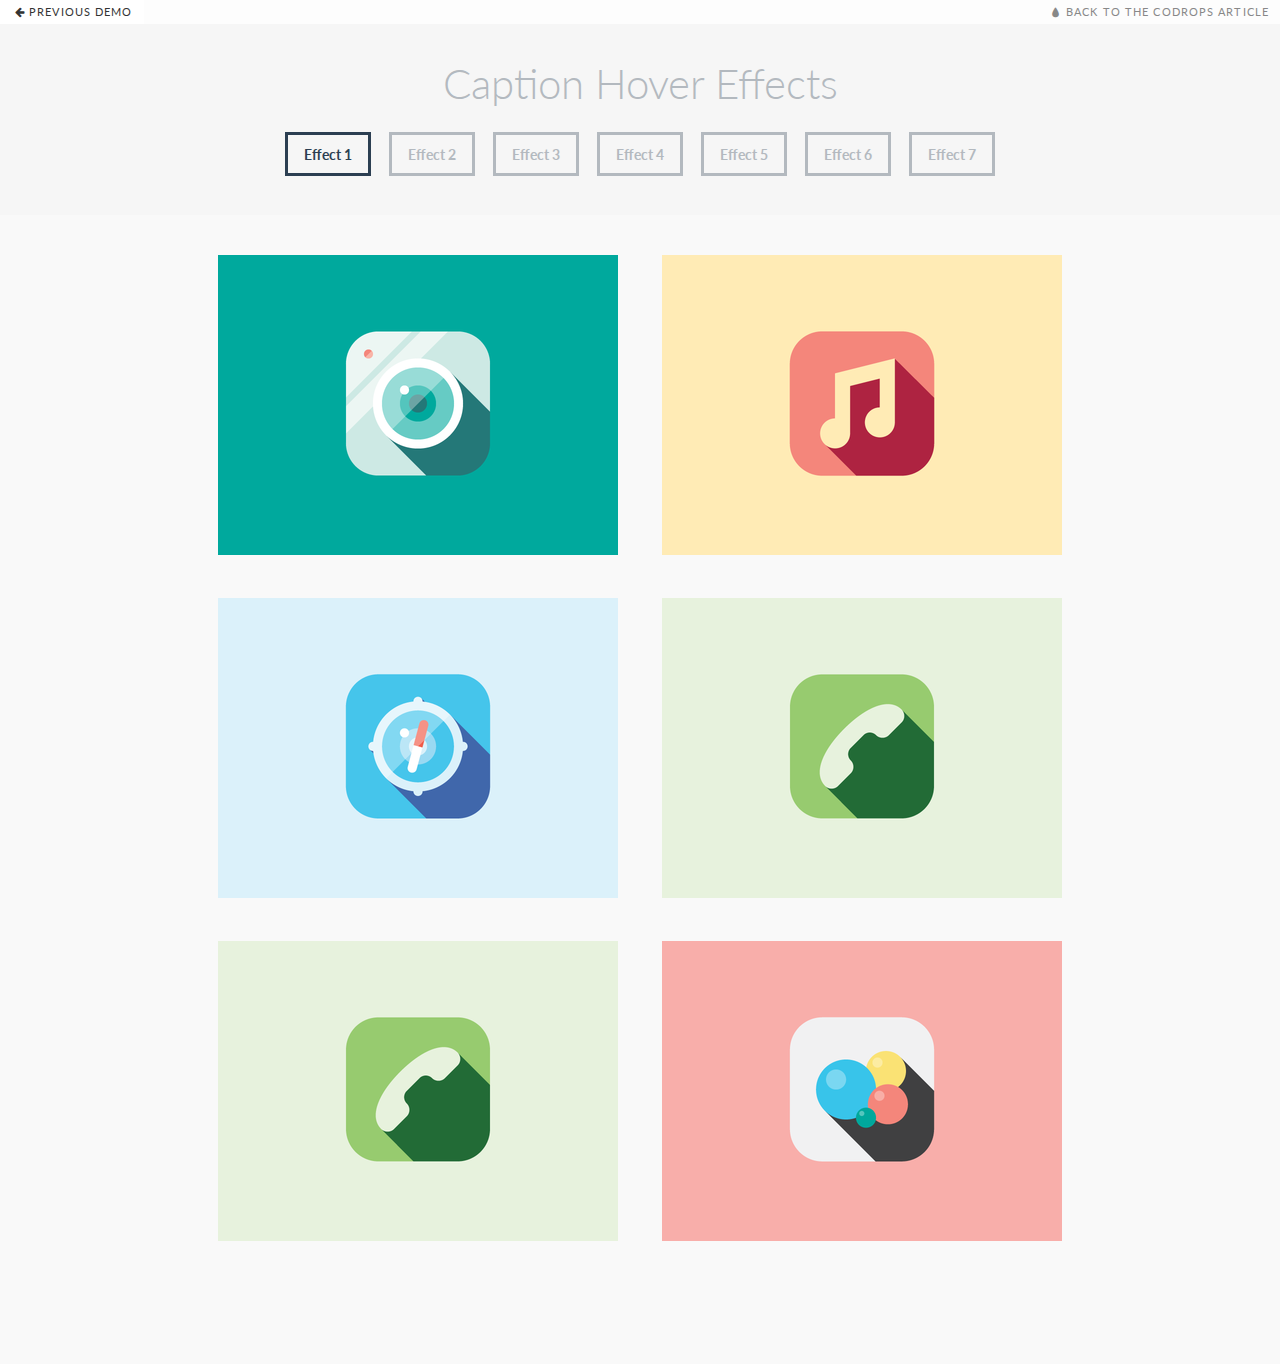
<file: index.html>
<!DOCTYPE html>
<html lang="en" class="no-js">
	<head>
		<meta charset="UTF-8" />
		<meta http-equiv="X-UA-Compatible" content="IE=edge,chrome=1"> 
		<meta name="viewport" content="width=device-width, initial-scale=1.0"> 
		<title>Caption Hover Effects - Demo 1</title>
		<meta name="description" content="" />
		<meta name="keywords" content="" />
		<meta name="author" content="Codrops" />
		<link rel="shortcut icon" href="../favicon.ico"> 
		<link rel="stylesheet" type="text/css" href="css/default.css" />
		<link rel="stylesheet" type="text/css" href="css/component.css" />
		<script src="js/modernizr.custom.js"></script>
	</head>
	<body>
		<div class="container demo-1">
			<!-- Top Navigation -->
			<div class="codrops-top clearfix">
				<a class="codrops-icon codrops-icon-prev" href="http://tympanus.net/Development/CreativeButtons/"><span>Previous Demo</span></a>
				<span class="right"><a class="codrops-icon codrops-icon-drop" href="http://tympanus.net/codrops/?p=15469"><span>Back to the Codrops Article</span></a></span>
			</div>
			<header>
				<h1>Caption Hover Effects</h1>	
				<nav class="codrops-demos">
					<a class="current-demo" href="index.html">Effect 1</a>
					<a href="index2.html">Effect 2</a>
					<a href="index3.html">Effect 3</a>
					<a href="index4.html">Effect 4</a>
					<a href="index5.html">Effect 5</a>
					<a href="index6.html">Effect 6</a>
					<a href="index7.html">Effect 7</a>
				</nav>
			</header>
			<ul class="grid cs-style-1">
				<li>
					<figure>
						<img src="images/1.png" alt="img01">
						<figcaption>
							<h3>Camera</h3>
							<span>Jacob Cummings</span>
							<a href="http://dribbble.com/shots/1115632-Camera">Take a look</a>
						</figcaption>
					</figure>
				</li>
				<li>
					<figure>
						<img src="images/2.png" alt="img02">
						<figcaption>
							<h3>Music</h3>
							<span>Jacob Cummings</span>
							<a href="http://dribbble.com/shots/1115960-Music">Take a look</a>
						</figcaption>
					</figure>
				</li>
				<li>
					<figure>
						<img src="images/4.png" alt="img04">
						<figcaption>
							<h3>Settings</h3>
							<span>Jacob Cummings</span>
							<a href="http://dribbble.com/shots/1116685-Settings">Take a look</a>
						</figcaption>
					</figure>
				</li>
				<li>
					<figure>
						<img src="images/5.png" alt="img05">
						<figcaption>
							<h3>Safari</h3>
							<span>Jacob Cummings</span>
							<a href="http://dribbble.com/shots/1116775-Safari">Take a look</a>
						</figcaption>
					</figure>
				</li>
				<li>
					<figure>
						<img src="images/3.png" alt="img03">
						<figcaption>
							<h3>Phone</h3>
							<span>Jacob Cummings</span>
							<a href="http://dribbble.com/shots/1117308-Phone">Take a look</a>
						</figcaption>
					</figure>
				</li>
				<li>
					<figure>
						<img src="images/6.png" alt="img06">
						<figcaption>
							<h3>Game Center</h3>
							<span>Jacob Cummings</span>
							<a href="http://dribbble.com/shots/1118904-Game-Center">Take a look</a>
						</figcaption>
					</figure>
				</li>
			</ul>
		</div><!-- /container -->
		<script src="js/toucheffects.js"></script>
	</body>
</html>
</file>
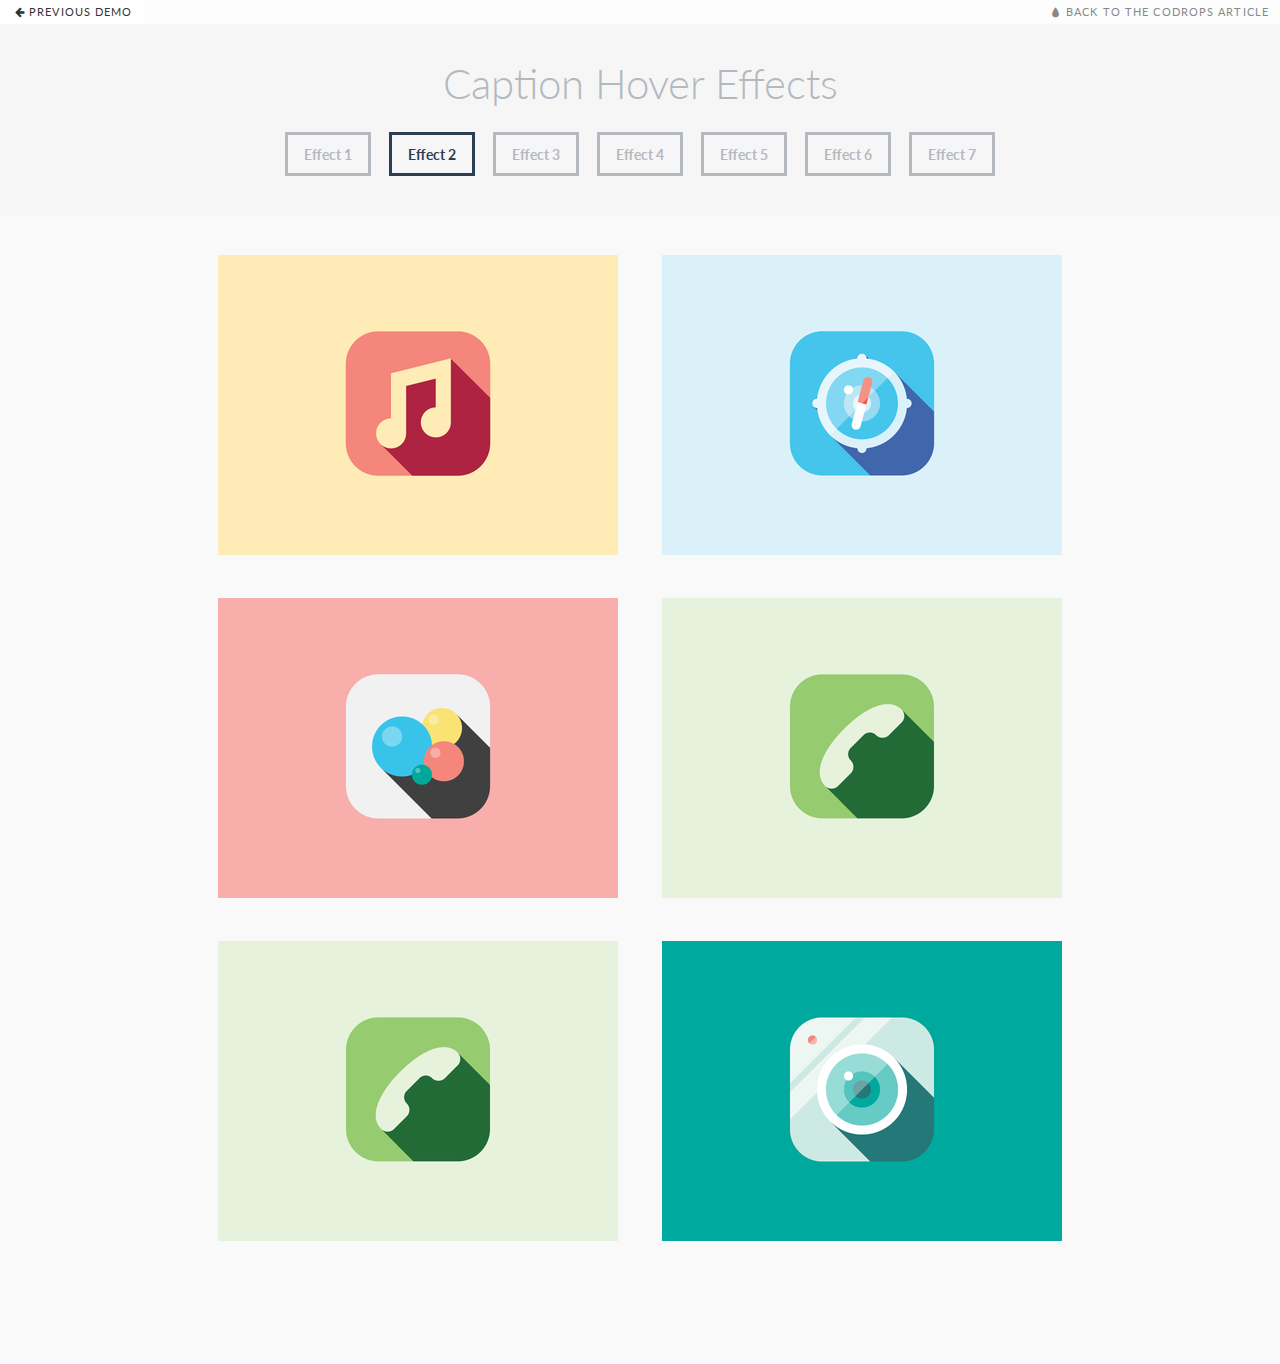
<file: index2.html>
<!DOCTYPE html>
<html lang="en" class="no-js">
	<head>
		<meta charset="UTF-8" />
		<meta http-equiv="X-UA-Compatible" content="IE=edge,chrome=1"> 
		<meta name="viewport" content="width=device-width, initial-scale=1.0"> 
		<title>Caption Hover Effects - Demo 2</title>
		<meta name="description" content="" />
		<meta name="keywords" content="" />
		<meta name="author" content="Codrops" />
		<link rel="shortcut icon" href="../favicon.ico"> 
		<link rel="stylesheet" type="text/css" href="css/default.css" />
		<link rel="stylesheet" type="text/css" href="css/component.css" />
		<script src="js/modernizr.custom.js"></script>
	</head>
	<body>
		<div class="container demo-2">
			<!-- Top Navigation -->
			<div class="codrops-top clearfix">
				<a class="codrops-icon codrops-icon-prev" href="http://tympanus.net/Development/CreativeButtons/"><span>Previous Demo</span></a>
				<span class="right"><a class="codrops-icon codrops-icon-drop" href="http://tympanus.net/codrops/?p=15469"><span>Back to the Codrops Article</span></a></span>
			</div>
			<header>
				<h1>Caption Hover Effects</h1>	
				<nav class="codrops-demos">
					<a href="index.html">Effect 1</a>
					<a class="current-demo" href="index2.html">Effect 2</a>
					<a href="index3.html">Effect 3</a>
					<a href="index4.html">Effect 4</a>
					<a href="index5.html">Effect 5</a>
					<a href="index6.html">Effect 6</a>
					<a href="index7.html">Effect 7</a>
				</nav>
			</header>
			<ul class="grid cs-style-2">
				<li>
					<figure>
						<img src="images/2.png" alt="img02">
						<figcaption>
							<h3>Music</h3>
							<span>Jacob Cummings</span>
							<a href="http://dribbble.com/shots/1115960-Music">Take a look</a>
						</figcaption>
					</figure>
				</li>
				<li>
					<figure>
						<img src="images/4.png" alt="img04">
						<figcaption>
							<h3>Settings</h3>
							<span>Jacob Cummings</span>
							<a href="http://dribbble.com/shots/1116685-Settings">Take a look</a>
						</figcaption>
					</figure>
				</li>
				<li>
					<figure>
						<img src="images/6.png" alt="img06">
						<figcaption>
							<h3>Game Center</h3>
							<span>Jacob Cummings</span>
							<a href="http://dribbble.com/shots/1118904-Game-Center">Take a look</a>
						</figcaption>
					</figure>
				</li>
				<li>
					<figure>
						<img src="images/5.png" alt="img05">
						<figcaption>
							<h3>Safari</h3>
							<span>Jacob Cummings</span>
							<a href="http://dribbble.com/shots/1116775-Safari">Take a look</a>
						</figcaption>
					</figure>
				</li>
				<li>
					<figure>
						<img src="images/3.png" alt="img03">
						<figcaption>
							<h3>Phone</h3>
							<span>Jacob Cummings</span>
							<a href="http://dribbble.com/shots/1117308-Phone">Take a look</a>
						</figcaption>
					</figure>
				</li>
				<li>
					<figure>
						<img src="images/1.png" alt="img01">
						<figcaption>
							<h3>Camera</h3>
							<span>Jacob Cummings</span>
							<a href="http://dribbble.com/shots/1115632-Camera">Take a look</a>
						</figcaption>
					</figure>
				</li>
			</ul>
		</div><!-- /container -->
		<script src="js/toucheffects.js"></script>
	</body>
</html>
</file>
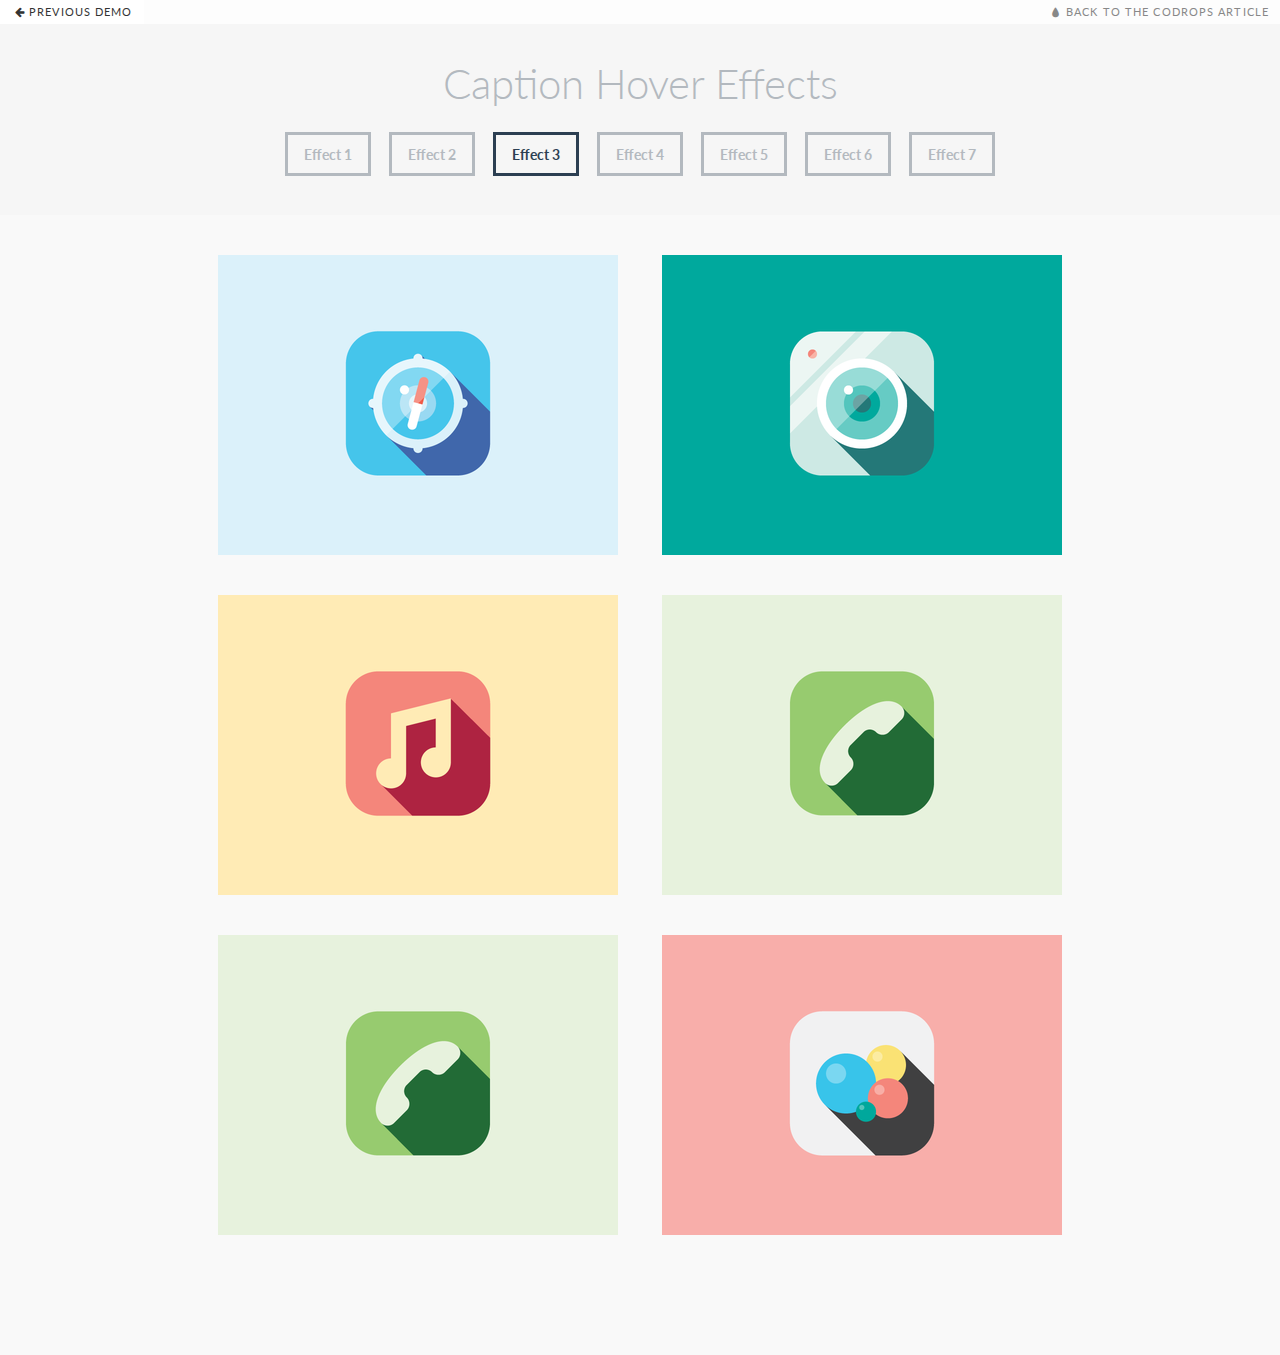
<file: index3.html>
<!DOCTYPE html>
<html lang="en" class="no-js">
	<head>
		<meta charset="UTF-8" />
		<meta http-equiv="X-UA-Compatible" content="IE=edge,chrome=1"> 
		<meta name="viewport" content="width=device-width, initial-scale=1.0"> 
		<title>Caption Hover Effects - Demo 3</title>
		<meta name="description" content="" />
		<meta name="keywords" content="" />
		<meta name="author" content="Codrops" />
		<link rel="shortcut icon" href="../favicon.ico"> 
		<link rel="stylesheet" type="text/css" href="css/default.css" />
		<link rel="stylesheet" type="text/css" href="css/component.css" />
		<script src="js/modernizr.custom.js"></script>
	</head>
	<body>
		<div class="container demo-3">
			<!-- Top Navigation -->
			<div class="codrops-top clearfix">
				<a class="codrops-icon codrops-icon-prev" href="http://tympanus.net/Development/CreativeButtons/"><span>Previous Demo</span></a>
				<span class="right"><a class="codrops-icon codrops-icon-drop" href="http://tympanus.net/codrops/?p=15469"><span>Back to the Codrops Article</span></a></span>
			</div>
			<header>
				<h1>Caption Hover Effects</h1>	
				<nav class="codrops-demos">
					<a href="index.html">Effect 1</a>
					<a href="index2.html">Effect 2</a>
					<a class="current-demo" href="index3.html">Effect 3</a>
					<a href="index4.html">Effect 4</a>
					<a href="index5.html">Effect 5</a>
					<a href="index6.html">Effect 6</a>
					<a href="index7.html">Effect 7</a>
				</nav>
			</header>
			<ul class="grid cs-style-3">
				<li>
					<figure>
						<img src="images/4.png" alt="img04">
						<figcaption>
							<h3>Settings</h3>
							<span>Jacob Cummings</span>
							<a href="http://dribbble.com/shots/1116685-Settings">Take a look</a>
						</figcaption>
					</figure>
				</li>
				<li>
					<figure>
						<img src="images/1.png" alt="img01">
						<figcaption>
							<h3>Camera</h3>
							<span>Jacob Cummings</span>
							<a href="http://dribbble.com/shots/1115632-Camera">Take a look</a>
						</figcaption>
					</figure>
				</li>
				<li>
					<figure>
						<img src="images/2.png" alt="img02">
						<figcaption>
							<h3>Music</h3>
							<span>Jacob Cummings</span>
							<a href="http://dribbble.com/shots/1115960-Music">Take a look</a>
						</figcaption>
					</figure>
				</li>
				<li>
					<figure>
						<img src="images/5.png" alt="img05">
						<figcaption>
							<h3>Safari</h3>
							<span>Jacob Cummings</span>
							<a href="http://dribbble.com/shots/1116775-Safari">Take a look</a>
						</figcaption>
					</figure>
				</li>
				<li>
					<figure>
						<img src="images/3.png" alt="img03">
						<figcaption>
							<h3>Phone</h3>
							<span>Jacob Cummings</span>
							<a href="http://dribbble.com/shots/1117308-Phone">Take a look</a>
						</figcaption>
					</figure>
				</li>
				<li>
					<figure>
						<img src="images/6.png" alt="img06">
						<figcaption>
							<h3>Game Center</h3>
							<span>Jacob Cummings</span>
							<a href="http://dribbble.com/shots/1118904-Game-Center">Take a look</a>
						</figcaption>
					</figure>
				</li>
			</ul>
		</div><!-- /container -->
		<script src="js/toucheffects.js"></script>
	</body>
</html>
</file>
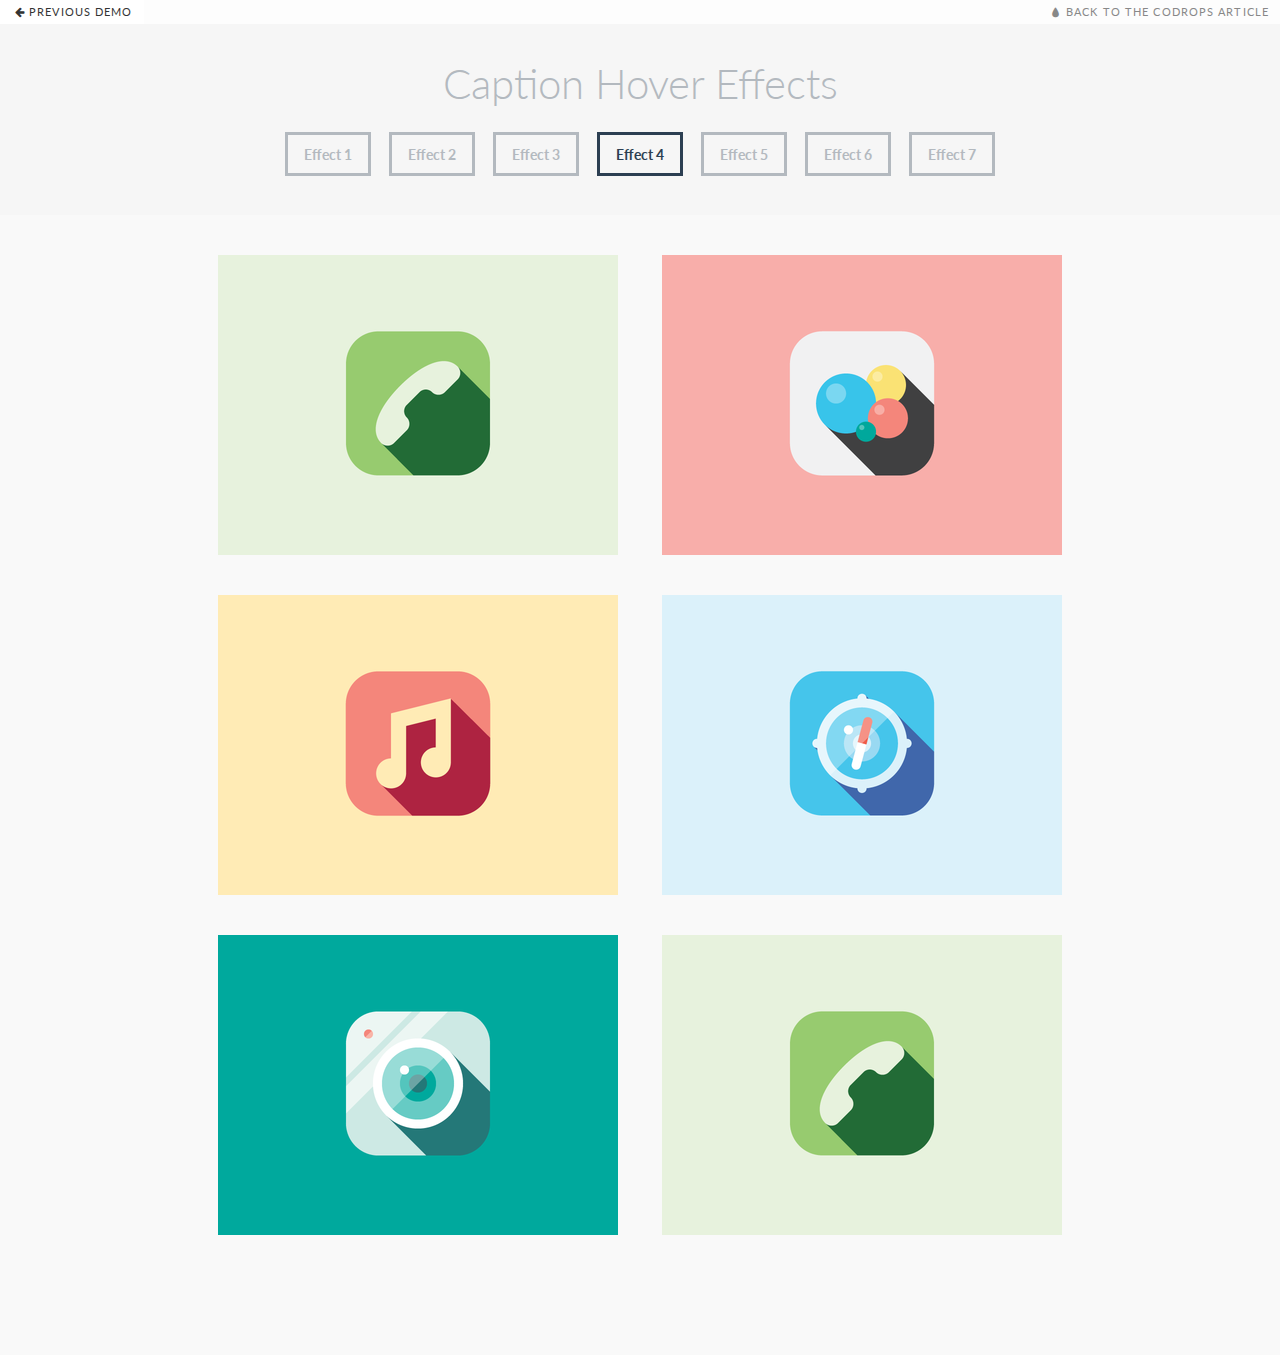
<file: index4.html>
<!DOCTYPE html>
<html lang="en" class="no-js">
	<head>
		<meta charset="UTF-8" />
		<meta http-equiv="X-UA-Compatible" content="IE=edge,chrome=1"> 
		<meta name="viewport" content="width=device-width, initial-scale=1.0"> 
		<title>Caption Hover Effects - Demo 4</title>
		<meta name="description" content="" />
		<meta name="keywords" content="" />
		<meta name="author" content="Codrops" />
		<link rel="shortcut icon" href="../favicon.ico"> 
		<link rel="stylesheet" type="text/css" href="css/default.css" />
		<link rel="stylesheet" type="text/css" href="css/component.css" />
		<script src="js/modernizr.custom.js"></script>
	</head>
	<body>
		<div class="container demo-3">
			<!-- Top Navigation -->
			<div class="codrops-top clearfix">
				<a class="codrops-icon codrops-icon-prev" href="http://tympanus.net/Development/CreativeButtons/"><span>Previous Demo</span></a>
				<span class="right"><a class="codrops-icon codrops-icon-drop" href="http://tympanus.net/codrops/?p=15469"><span>Back to the Codrops Article</span></a></span>
			</div>
			<header>
				<h1>Caption Hover Effects</h1>	
				<nav class="codrops-demos">
					<a href="index.html">Effect 1</a>
					<a href="index2.html">Effect 2</a>
					<a href="index3.html">Effect 3</a>
					<a class="current-demo" href="index4.html">Effect 4</a>
					<a href="index5.html">Effect 5</a>
					<a href="index6.html">Effect 6</a>
					<a href="index7.html">Effect 7</a>
				</nav>
			</header>
			<ul class="grid cs-style-4">
				<li>
					<figure>
						<div><img src="images/5.png" alt="img05"></div>
						<figcaption>
							<h3>Safari</h3>
							<span>Jacob Cummings</span>
							<a href="http://dribbble.com/shots/1116775-Safari">Take a look</a>
						</figcaption>
					</figure>
				</li>
				<li>
					<figure>
						<div><img src="images/6.png" alt="img06"></div>
						<figcaption>
							<h3>Game Center</h3>
							<span>Jacob Cummings</span>
							<a href="http://dribbble.com/shots/1118904-Game-Center">Take a look</a>
						</figcaption>
					</figure>
				</li>
				<li>
					<figure>
						<div><img src="images/2.png" alt="img02"></div>
						<figcaption>
							<h3>Music</h3>
							<span>Jacob Cummings</span>
							<a href="http://dribbble.com/shots/1115960-Music">Take a look</a>
						</figcaption>
					</figure>
				</li>
				<li>
					<figure>
						<div><img src="images/4.png" alt="img04"></div>
						<figcaption>
							<h3>Settings</h3>
							<span>Jacob Cummings</span>
							<a href="http://dribbble.com/shots/1116685-Settings">Take a look</a>
						</figcaption>
					</figure>
				</li>
				<li>
					<figure>
						<div><img src="images/1.png" alt="img01"></div>
						<figcaption>
							<h3>Camera</h3>
							<span>Jacob Cummings</span>
							<a href="http://dribbble.com/shots/1115632-Camera">Take a look</a>
						</figcaption>
					</figure>
				</li>
				<li>
					<figure>
						<div><img src="images/3.png" alt="img03"></div>
						<figcaption>
							<h3>Phone</h3>
							<span>Jacob Cummings</span>
							<a href="http://dribbble.com/shots/1117308-Phone">Take a look</a>
						</figcaption>
					</figure>
				</li>
			</ul>
		</div><!-- /container -->
		<script src="js/toucheffects.js"></script>
	</body>
</html>
</file>
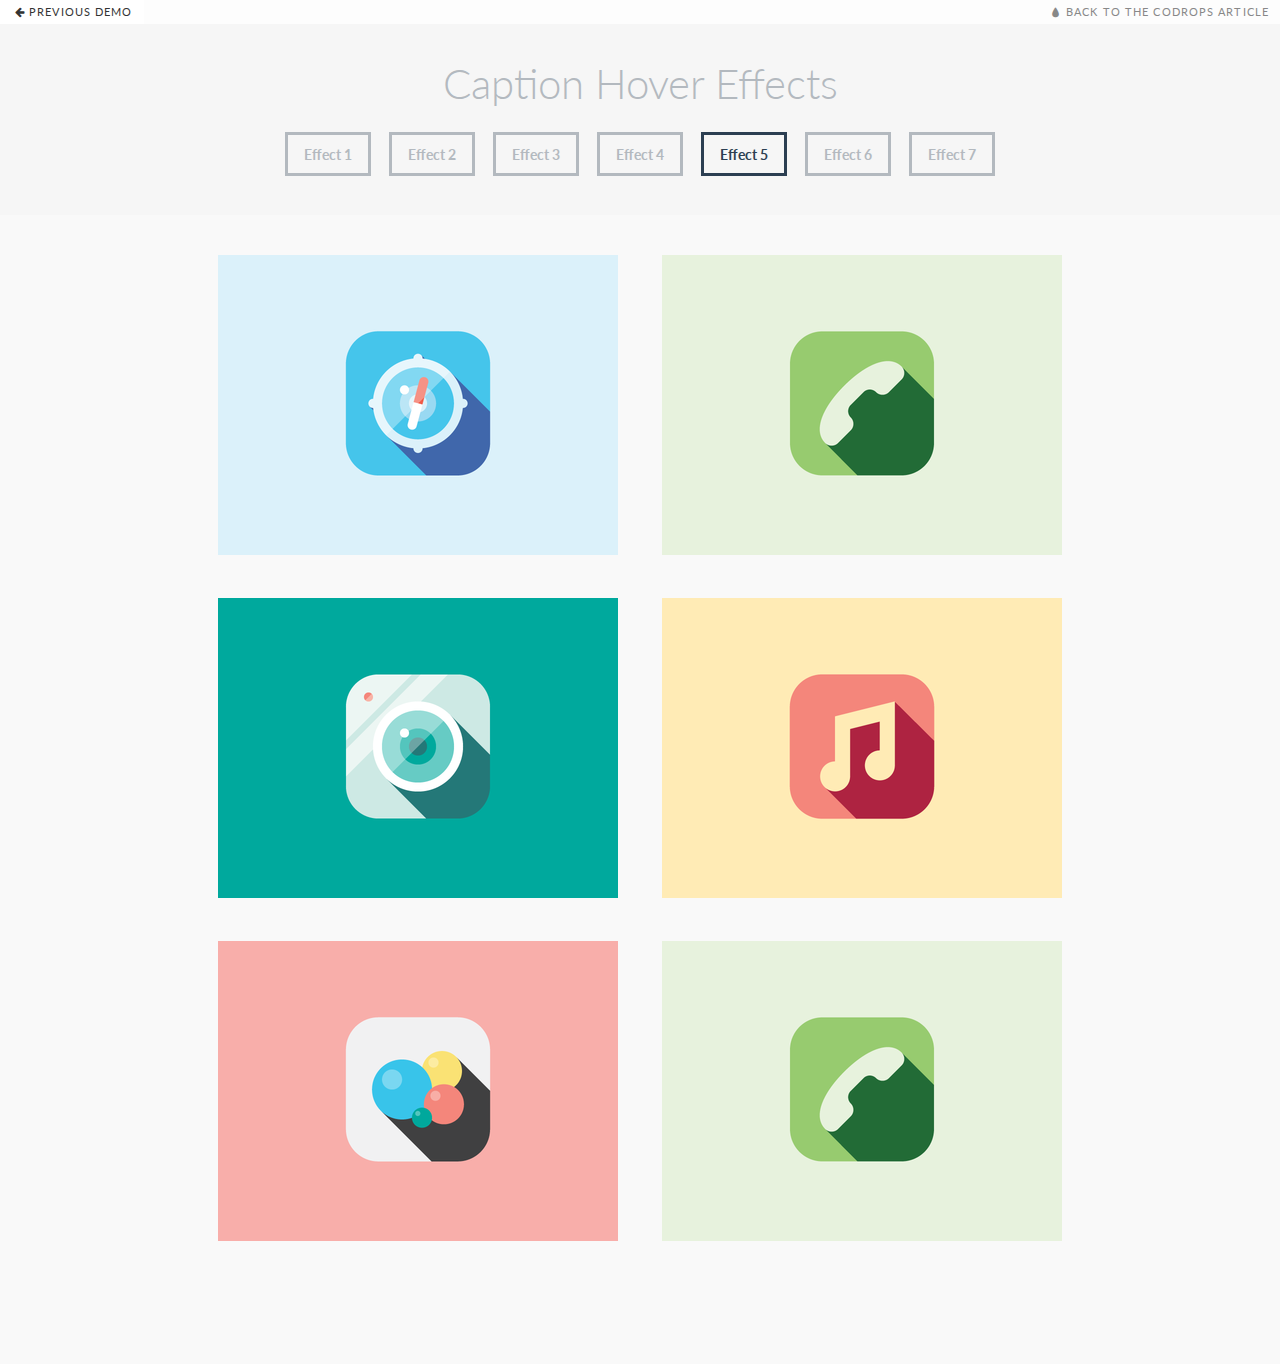
<file: index5.html>
<!DOCTYPE html>
<html lang="en" class="no-js">
	<head>
		<meta charset="UTF-8" />
		<meta http-equiv="X-UA-Compatible" content="IE=edge,chrome=1"> 
		<meta name="viewport" content="width=device-width, initial-scale=1.0"> 
		<title>Caption Hover Effects - Demo 5</title>
		<meta name="description" content="" />
		<meta name="keywords" content="" />
		<meta name="author" content="Codrops" />
		<link rel="shortcut icon" href="../favicon.ico"> 
		<link rel="stylesheet" type="text/css" href="css/default.css" />
		<link rel="stylesheet" type="text/css" href="css/component.css" />
		<script src="js/modernizr.custom.js"></script>
	</head>
	<body>
		<div class="container demo-3">
			<!-- Top Navigation -->
			<div class="codrops-top clearfix">
				<a class="codrops-icon codrops-icon-prev" href="http://tympanus.net/Development/CreativeButtons/"><span>Previous Demo</span></a>
				<span class="right"><a class="codrops-icon codrops-icon-drop" href="http://tympanus.net/codrops/?p=15469"><span>Back to the Codrops Article</span></a></span>
			</div>
			<header>
				<h1>Caption Hover Effects</h1>	
				<nav class="codrops-demos">
					<a href="index.html">Effect 1</a>
					<a href="index2.html">Effect 2</a>
					<a href="index3.html">Effect 3</a>
					<a href="index4.html">Effect 4</a>
					<a class="current-demo" href="index5.html">Effect 5</a>
					<a href="index6.html">Effect 6</a>
					<a href="index7.html">Effect 7</a>
				</nav>
			</header>
			<ul class="grid cs-style-5">
				<li>
					<figure>
						<img src="images/4.png" alt="img04">
						<figcaption>
							<h3>Settings</h3>
							<span>Jacob Cummings</span>
							<a href="http://dribbble.com/shots/1116685-Settings">Take a look</a>
						</figcaption>
					</figure>
				</li>
				<li>
					<figure>
						<img src="images/5.png" alt="img05">
						<figcaption>
							<h3>Safari</h3>
							<span>Jacob Cummings</span>
							<a href="http://dribbble.com/shots/1116775-Safari">Take a look</a>
						</figcaption>
					</figure>
				</li>
				<li>
					<figure>
						<img src="images/1.png" alt="img01">
						<figcaption>
							<h3>Camera</h3>
							<span>Jacob Cummings</span>
							<a href="http://dribbble.com/shots/1115632-Camera">Take a look</a>
						</figcaption>
					</figure>
				</li>
				<li>
					<figure>
						<img src="images/2.png" alt="img02">
						<figcaption>
							<h3>Music</h3>
							<span>Jacob Cummings</span>
							<a href="http://dribbble.com/shots/1115960-Music">Take a look</a>
						</figcaption>
					</figure>
				</li>
				<li>
					<figure>
						<img src="images/6.png" alt="img06">
						<figcaption>
							<h3>Game Center</h3>
							<span>Jacob Cummings</span>
							<a href="http://dribbble.com/shots/1118904-Game-Center">Take a look</a>
						</figcaption>
					</figure>
				</li>
				<li>
					<figure>
						<img src="images/3.png" alt="img03">
						<figcaption>
							<h3>Phone</h3>
							<span>Jacob Cummings</span>
							<a href="http://dribbble.com/shots/1117308-Phone">Take a look</a>
						</figcaption>
					</figure>
				</li>
			</ul>
		</div><!-- /container -->
		<script src="js/toucheffects.js"></script>
	</body>
</html>
</file>
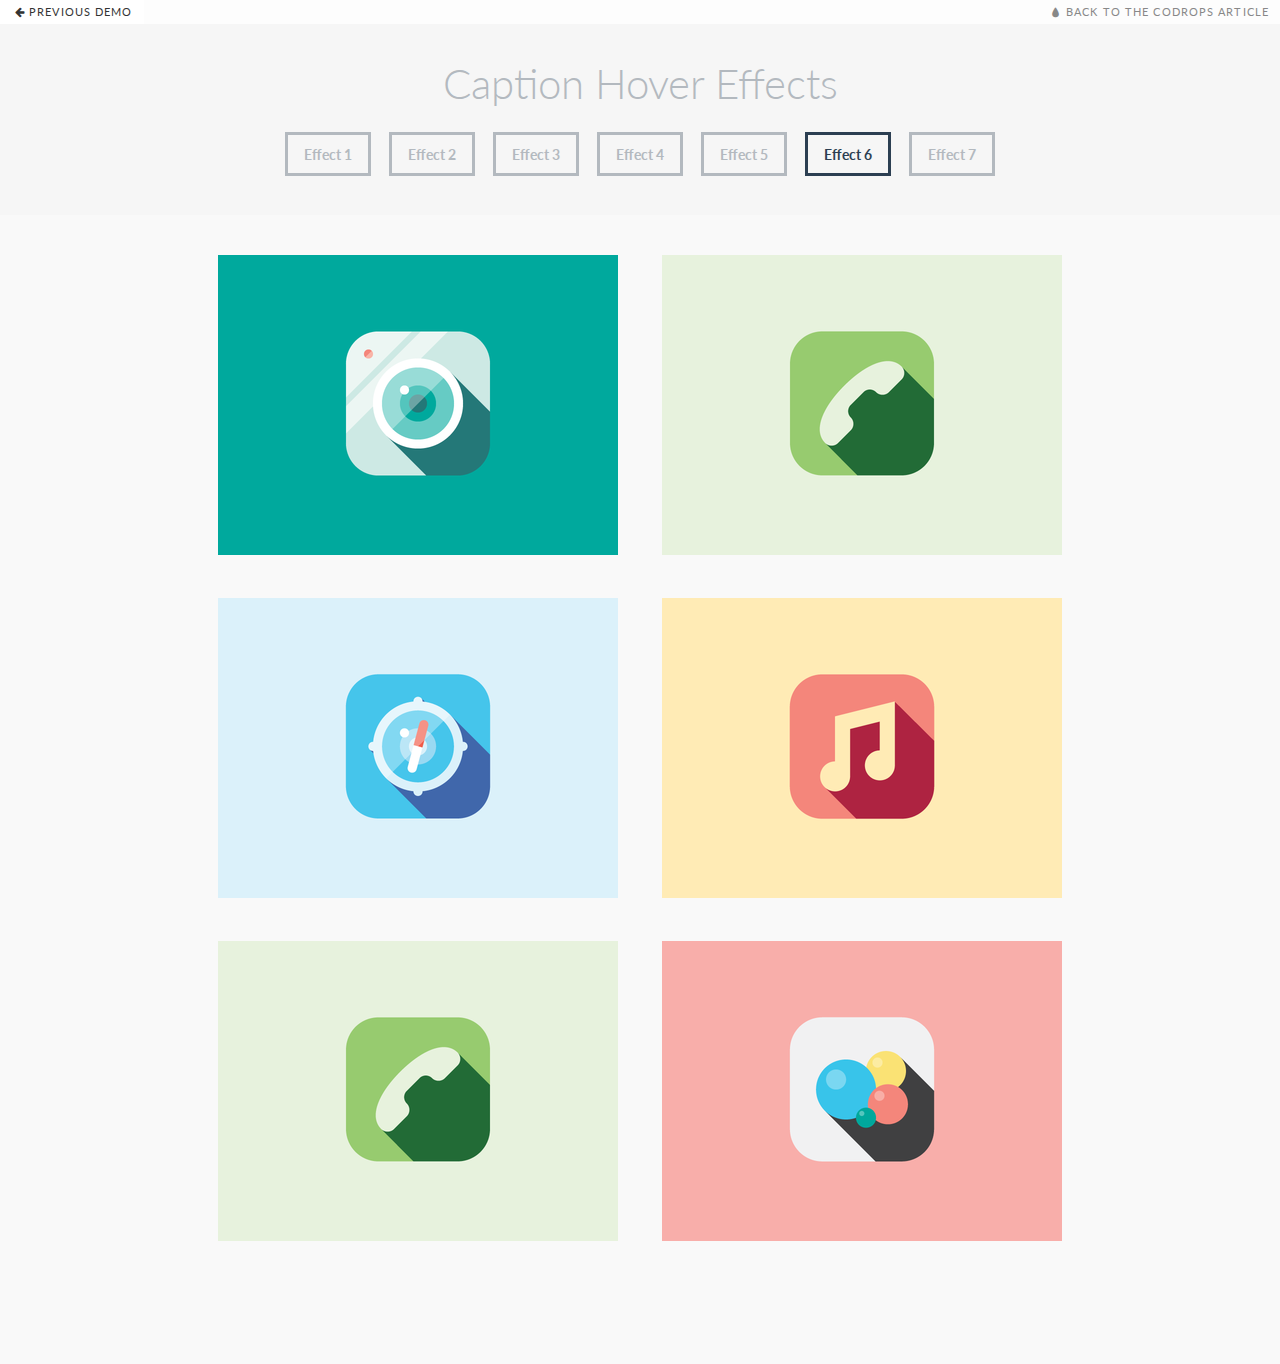
<file: index6.html>
<!DOCTYPE html>
<html lang="en" class="no-js">
	<head>
		<meta charset="UTF-8" />
		<meta http-equiv="X-UA-Compatible" content="IE=edge,chrome=1"> 
		<meta name="viewport" content="width=device-width, initial-scale=1.0"> 
		<title>Caption Hover Effects - Demo 6</title>
		<meta name="description" content="" />
		<meta name="keywords" content="" />
		<meta name="author" content="Codrops" />
		<link rel="shortcut icon" href="../favicon.ico"> 
		<link rel="stylesheet" type="text/css" href="css/default.css" />
		<link rel="stylesheet" type="text/css" href="css/component.css" />
		<script src="js/modernizr.custom.js"></script>
	</head>
	<body>
		<div class="container demo-3">
			<!-- Top Navigation -->
			<div class="codrops-top clearfix">
				<a class="codrops-icon codrops-icon-prev" href="http://tympanus.net/Development/CreativeButtons/"><span>Previous Demo</span></a>
				<span class="right"><a class="codrops-icon codrops-icon-drop" href="http://tympanus.net/codrops/?p=15469"><span>Back to the Codrops Article</span></a></span>
			</div>
			<header>
				<h1>Caption Hover Effects</h1>	
				<nav class="codrops-demos">
					<a href="index.html">Effect 1</a>
					<a href="index2.html">Effect 2</a>
					<a href="index3.html">Effect 3</a>
					<a href="index4.html">Effect 4</a>
					<a href="index5.html">Effect 5</a>
					<a class="current-demo" href="index6.html">Effect 6</a>
					<a href="index7.html">Effect 7</a>
				</nav>
			</header>
			<ul class="grid cs-style-6">
				<li>
					<figure>
						<img src="images/1.png" alt="img01">
						<figcaption>
							<h3>Camera</h3>
							<span>Jacob Cummings</span>
							<a href="http://dribbble.com/shots/1115632-Camera">Take a look</a>
						</figcaption>
					</figure>
				</li>
				<li>
					<figure>
						<img src="images/3.png" alt="img03">
						<figcaption>
							<h3>Phone</h3>
							<span>Jacob Cummings</span>
							<a href="http://dribbble.com/shots/1117308-Phone">Take a look</a>
						</figcaption>
					</figure>
				</li>
				<li>
					<figure>
						<img src="images/4.png" alt="img04">
						<figcaption>
							<h3>Settings</h3>
							<span>Jacob Cummings</span>
							<a href="http://dribbble.com/shots/1116685-Settings">Take a look</a>
						</figcaption>
					</figure>
				</li>
				<li>
					<figure>
						<img src="images/2.png" alt="img02">
						<figcaption>
							<h3>Music</h3>
							<span>Jacob Cummings</span>
							<a href="http://dribbble.com/shots/1115960-Music">Take a look</a>
						</figcaption>
					</figure>
				</li>
				<li>
					<figure>
						<img src="images/5.png" alt="img05">
						<figcaption>
							<h3>Safari</h3>
							<span>Jacob Cummings</span>
							<a href="http://dribbble.com/shots/1116775-Safari">Take a look</a>
						</figcaption>
					</figure>
				</li>
				<li>
					<figure>
						<img src="images/6.png" alt="img06">
						<figcaption>
							<h3>Game Center</h3>
							<span>Jacob Cummings</span>
							<a href="http://dribbble.com/shots/1118904-Game-Center">Take a look</a>
						</figcaption>
					</figure>
				</li>
			</ul>
		</div><!-- /container -->
		<script src="js/toucheffects.js"></script>
	</body>
</html>
</file>
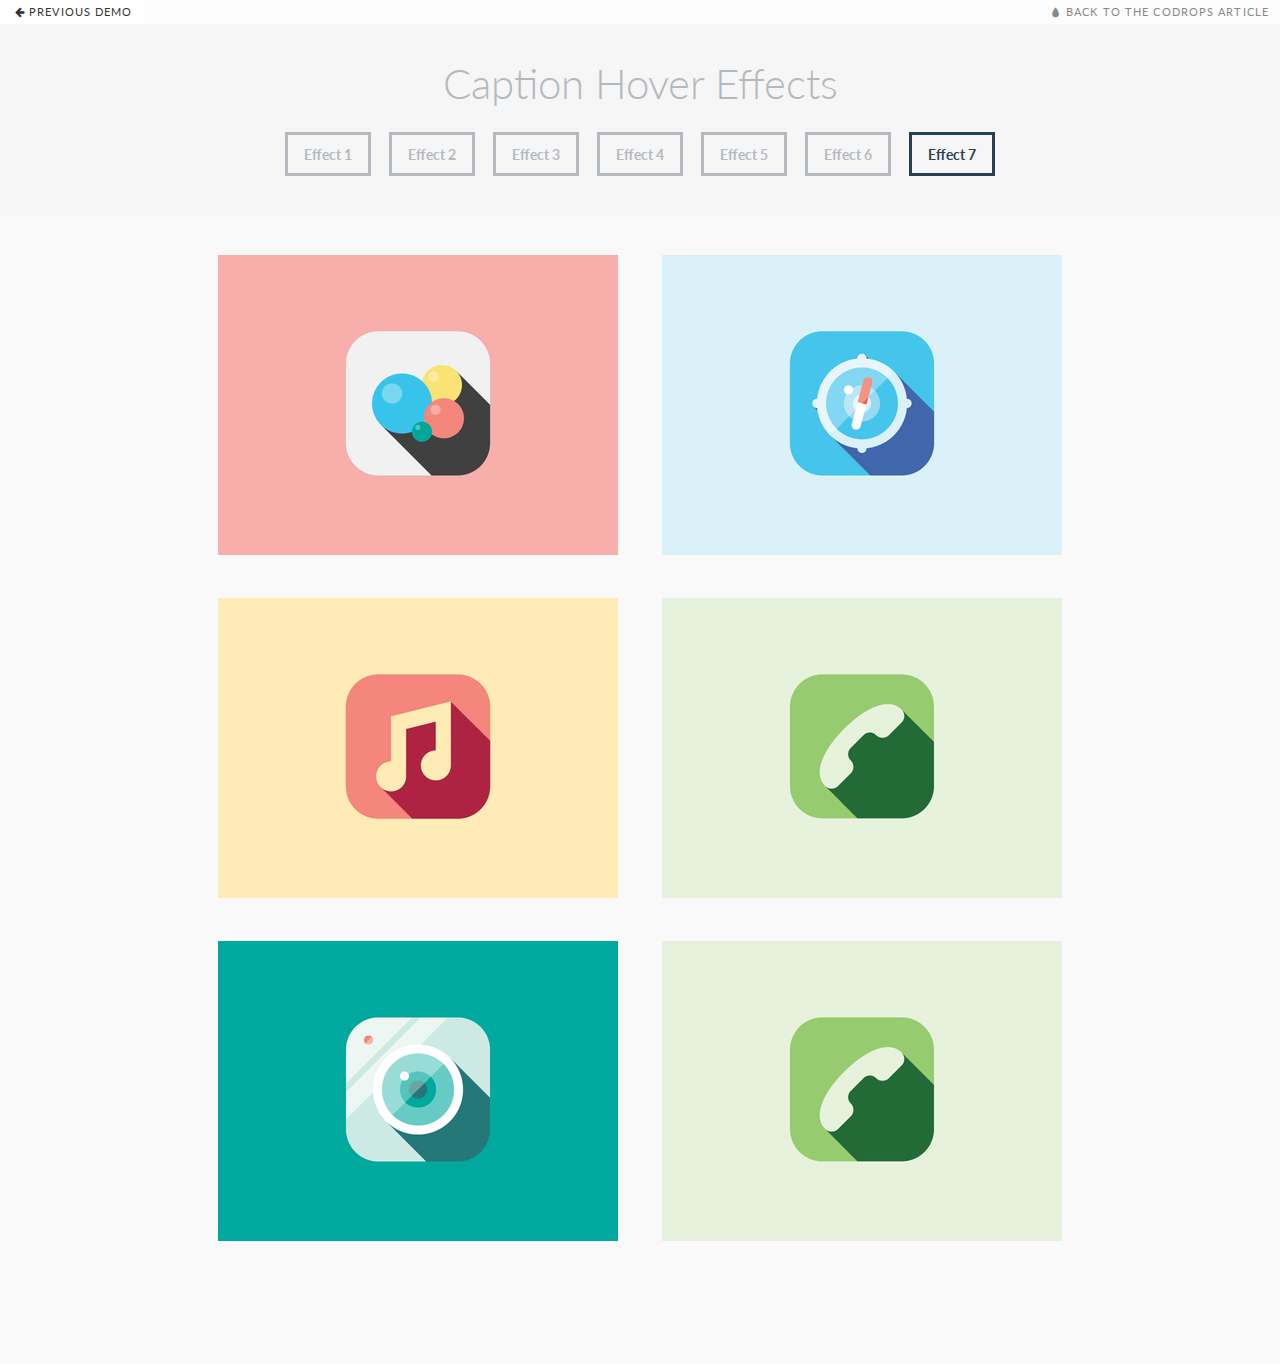
<file: index7.html>
<!DOCTYPE html>
<html lang="en" class="no-js">
	<head>
		<meta charset="UTF-8" />
		<meta http-equiv="X-UA-Compatible" content="IE=edge,chrome=1"> 
		<meta name="viewport" content="width=device-width, initial-scale=1.0"> 
		<title>Caption Hover Effects - Demo 7</title>
		<meta name="description" content="" />
		<meta name="keywords" content="" />
		<meta name="author" content="Codrops" />
		<link rel="shortcut icon" href="../favicon.ico"> 
		<link rel="stylesheet" type="text/css" href="css/default.css" />
		<link rel="stylesheet" type="text/css" href="css/component.css" />
		<script src="js/modernizr.custom.js"></script>
	</head>
	<body>
		<div class="container demo-7">
			<!-- Top Navigation -->
			<div class="codrops-top clearfix">
				<a class="codrops-icon codrops-icon-prev" href="http://tympanus.net/Development/CreativeButtons/"><span>Previous Demo</span></a>
				<span class="right"><a class="codrops-icon codrops-icon-drop" href="http://tympanus.net/codrops/?p=15469"><span>Back to the Codrops Article</span></a></span>
			</div>
			<header>
				<h1>Caption Hover Effects</h1>	
				<nav class="codrops-demos">
					<a href="index.html">Effect 1</a>
					<a href="index2.html">Effect 2</a>
					<a href="index3.html">Effect 3</a>
					<a href="index4.html">Effect 4</a>
					<a href="index5.html">Effect 5</a>
					<a href="index6.html">Effect 6</a>
					<a class="current-demo" href="index7.html">Effect 7</a>
				</nav>
			</header>
			<ul class="grid cs-style-7">
				<li>
					<figure>
						<img src="images/6.png" alt="img06">
						<figcaption>
							<h3>Game Center</h3>
							<span>Jacob Cummings</span>
							<a href="http://dribbble.com/shots/1118904-Game-Center">Take a look</a>
						</figcaption>
					</figure>
				</li>
				<li>
					<figure>
						<img src="images/4.png" alt="img04">
						<figcaption>
							<h3>Settings</h3>
							<span>Jacob Cummings</span>
							<a href="http://dribbble.com/shots/1116685-Settings">Take a look</a>
						</figcaption>
					</figure>
				</li>
				<li>
					<figure>
						<img src="images/2.png" alt="img02">
						<figcaption>
							<h3>Music</h3>
							<span>Jacob Cummings</span>
							<a href="http://dribbble.com/shots/1115960-Music">Take a look</a>
						</figcaption>
					</figure>
				</li>
				<li>
					<figure>
						<img src="images/5.png" alt="img05">
						<figcaption>
							<h3>Safari</h3>
							<span>Jacob Cummings</span>
							<a href="http://dribbble.com/shots/1116775-Safari">Take a look</a>
						</figcaption>
					</figure>
				</li>
				<li>
					<figure>
						<img src="images/1.png" alt="img01">
						<figcaption>
							<h3>Camera</h3>
							<span>Jacob Cummings</span>
							<a href="http://dribbble.com/shots/1115632-Camera">Take a look</a>
						</figcaption>
					</figure>
				</li>
				<li>
					<figure>
						<img src="images/3.png" alt="img03">
						<figcaption>
							<h3>Phone</h3>
							<span>Jacob Cummings</span>
							<a href="http://dribbble.com/shots/1117308-Phone">Take a look</a>
						</figcaption>
					</figure>
				</li>
			</ul>
		</div><!-- /container -->
		<script src="js/toucheffects.js"></script>
	</body>
</html>
</file>
<file: css/default.css>
/* General Demo Style */
@import url(http://fonts.googleapis.com/css?family=Lato:300,400,700);

@font-face {
	font-family: 'codropsicons';
	src:url('../fonts/codropsicons/codropsicons.eot');
	src:url('../fonts/codropsicons/codropsicons.eot?#iefix') format('embedded-opentype'),
		url('../fonts/codropsicons/codropsicons.woff') format('woff'),
		url('../fonts/codropsicons/codropsicons.ttf') format('truetype'),
		url('../fonts/codropsicons/codropsicons.svg#codropsicons') format('svg');
	font-weight: normal;
	font-style: normal;
}

*, *:after, *:before { -webkit-box-sizing: border-box; -moz-box-sizing: border-box; box-sizing: border-box; }
body, html { font-size: 100%; padding: 0; margin: 0;}

/* Clearfix hack by Nicolas Gallagher: http://nicolasgallagher.com/micro-clearfix-hack/ */
.clearfix:before, .clearfix:after { content: " "; display: table; }
.clearfix:after { clear: both; }

body {
	font-family: 'Lato', Calibri, Arial, sans-serif;
	color: #b3b9bf;
	background: #f9f9f9;
}

a {
	color: #888;
	text-decoration: none;
}

a:hover,
a:active {
	color: #333;
}

/* Header Style */
.container > header {
	margin: 0 auto;
	padding: 2em;
	text-align: center;
	background: rgba(0,0,0,0.01);
}

.container > header h1 {
	font-size: 2.625em;
	line-height: 1.3;
	margin: 0;
	font-weight: 300;
}

/* To Navigation Style */
.codrops-top {
	background: #fff;
	background: rgba(255, 255, 255, 0.6);
	text-transform: uppercase;
	width: 100%;
	font-size: 0.69em;
	line-height: 2.2;
}

.codrops-top a {
	padding: 0 1em;
	letter-spacing: 0.1em;
	color: #888;
	display: inline-block;
}

.codrops-top a:hover {
	background: rgba(255,255,255,0.95);
	color: #333;
}

.codrops-top span.right {
	float: right;
}

.codrops-top span.right a {
	float: left;
	display: block;
}

.codrops-icon:before {
	font-family: 'codropsicons';
	margin: 0 4px;
	speak: none;
	font-style: normal;
	font-weight: normal;
	font-variant: normal;
	text-transform: none;
	line-height: 1;
	-webkit-font-smoothing: antialiased;
}

.codrops-icon-drop:before {
	content: "\e001";
}

.codrops-icon-prev:before {
	content: "\e004";
}

.codrops-icon-archive:before {
	content: "\e002";
}

.codrops-icon-next:before {
	content: "\e000";
}

.codrops-icon-about:before {
	content: "\e003";
}

/* Demo Buttons Style */
.codrops-demos {
	padding-top: 1em;
	font-size: 0.9em;
}

.codrops-demos a {
	display: inline-block;
	margin: 0.5em;
	padding: 0.7em 1.1em;
	border: 3px solid #b3b9bf;
	color: #b3b9bf;
	font-weight: 700;
}

.codrops-demos a:hover,
.codrops-demos a.current-demo,
.codrops-demos a.current-demo:hover {
	border-color: #2c3f52;
	color: #2c3f52;
}

@media screen and (max-width: 25em) {

	.codrops-icon span {
		display: none;
	}

}
</file>
<file: css/component.css>
.grid {
	padding: 20px 20px 100px 20px;
	max-width: 1300px;
	margin: 0 auto;
	list-style: none;
	text-align: center;
}

.grid li {
	display: inline-block;
	width: 440px;
	margin: 0;
	padding: 20px;
	text-align: left;
	position: relative;
}

.grid figure {
	margin: 0;
	position: relative;
}

.grid figure img {
	max-width: 100%;
	display: block;
	position: relative;
}

.grid figcaption {
	position: absolute;
	top: 0;
	left: 0;
	padding: 20px;
	background: #2c3f52;
	color: #ed4e6e;
}

.grid figcaption h3 {
	margin: 0;
	padding: 0;
	color: #fff;
}

.grid figcaption span:before {
	content: 'by ';
}

.grid figcaption a {
	text-align: center;
	padding: 5px 10px;
	border-radius: 2px;
	display: inline-block;
	background: #ed4e6e;
	color: #fff;
}

/* Individual Caption Styles */

/* Caption Style 1 */
.cs-style-1 figcaption {
	height: 100%;
	width: 100%;
	opacity: 0;
	text-align: center;
	-webkit-backface-visibility: hidden;
	-moz-backface-visibility: hidden;
	backface-visibility: hidden;
	-webkit-transition: -webkit-transform 0.3s, opacity 0.3s;
	-moz-transition: -moz-transform 0.3s, opacity 0.3s;
	transition: transform 0.3s, opacity 0.3s;
}

.no-touch .cs-style-1 figure:hover figcaption,
.cs-style-1 figure.cs-hover figcaption {
	opacity: 1;
	-webkit-transform: translate(15px, 15px);
	-moz-transform: translate(15px, 15px);
	-ms-transform: translate(15px, 15px);
	transform: translate(15px, 15px);
}

.cs-style-1 figcaption h3 {
	margin-top: 70px;
}

.cs-style-1 figcaption span {
	display: block;
}

.cs-style-1 figcaption a {
	margin-top: 30px;
}

/* Caption Style 2 */
.cs-style-2 figure img {
	z-index: 10;
	-webkit-transition: -webkit-transform 0.4s;
	-moz-transition: -moz-transform 0.4s;
	transition: transform 0.4s;
}

.no-touch .cs-style-2 figure:hover img,
.cs-style-2 figure.cs-hover img {
	-webkit-transform: translateY(-90px);
	-moz-transform: translateY(-90px);
	-ms-transform: translateY(-90px);
	transform: translateY(-90px);
}

.cs-style-2 figcaption {
	height: 90px;
	width: 100%;
	top: auto;
	bottom: 0;
}

.cs-style-2 figcaption a {
	position: absolute;
	right: 20px;
	top: 30px;
}

/* Caption Style 3 */
.cs-style-3 figure {
	overflow: hidden;
}

.cs-style-3 figure img {
	-webkit-transition: -webkit-transform 0.4s;
	-moz-transition: -moz-transform 0.4s;
	transition: transform 0.4s;
}

.no-touch .cs-style-3 figure:hover img,
.cs-style-3 figure.cs-hover img {
	-webkit-transform: translateY(-50px);
	-moz-transform: translateY(-50px);
	-ms-transform: translateY(-50px);
	transform: translateY(-50px);
}

.cs-style-3 figcaption {
	height: 100px;
	width: 100%;
	top: auto;
	bottom: 0;
	opacity: 0;
	-webkit-transform: translateY(100%);
	-moz-transform: translateY(100%);
	-ms-transform: translateY(100%);
	transform: translateY(100%);
	-webkit-transition: -webkit-transform 0.4s, opacity 0.1s 0.3s;
	-moz-transition: -moz-transform 0.4s, opacity 0.1s 0.3s;
	transition: transform 0.4s, opacity 0.1s 0.3s;
}

.no-touch .cs-style-3 figure:hover figcaption,
.cs-style-3 figure.cs-hover figcaption {
	opacity: 1;
	-webkit-transform: translateY(0px);
	-moz-transform: translateY(0px);
	-ms-transform: translateY(0px);
	transform: translateY(0px);
	-webkit-transition: -webkit-transform 0.4s, opacity 0.1s;
	-moz-transition: -moz-transform 0.4s, opacity 0.1s;
	transition: transform 0.4s, opacity 0.1s;
}

.cs-style-3 figcaption a {
	position: absolute;
	bottom: 20px;
	right: 20px;
}

/* Caption Style 4 */
.cs-style-4 li {
	-webkit-perspective: 1700px;
	-moz-perspective: 1700px;
	perspective: 1700px;
	-webkit-perspective-origin: 0 50%;
	-moz-perspective-origin: 0 50%;
	perspective-origin: 0 50%;
}

.cs-style-4 figure {
	-webkit-transform-style: preserve-3d;
	-moz-transform-style: preserve-3d;
	transform-style: preserve-3d;
}

.cs-style-4 figure > div {
	overflow: hidden;
}

.cs-style-4 figure img {
	-webkit-transition: -webkit-transform 0.4s;
	-moz-transition: -moz-transform 0.4s;
	transition: transform 0.4s;
}

.no-touch .cs-style-4 figure:hover img,
.cs-style-4 figure.cs-hover img {
	-webkit-transform: translateX(25%);
	-moz-transform: translateX(25%);
	-ms-transform: translateX(25%);
	transform: translateX(25%);
}

.cs-style-4 figcaption {
	height: 100%;
	width: 50%;
	opacity: 0;
	-webkit-backface-visibility: hidden;
	-moz-backface-visibility: hidden;
	backface-visibility: hidden;
	-webkit-transform-origin: 0 0;
	-moz-transform-origin: 0 0;
	transform-origin: 0 0;
	-webkit-transform: rotateY(-90deg);
	-moz-transform: rotateY(-90deg);
	transform: rotateY(-90deg);
	-webkit-transition: -webkit-transform 0.4s, opacity 0.1s 0.3s;
	-moz-transition: -moz-transform 0.4s, opacity 0.1s 0.3s;
	transition: transform 0.4s, opacity 0.1s 0.3s;
}

.no-touch .cs-style-4 figure:hover figcaption,
.cs-style-4 figure.cs-hover figcaption {
	opacity: 1;
	-webkit-transform: rotateY(0deg);
	-moz-transform: rotateY(0deg);
	transform: rotateY(0deg);
	-webkit-transition: -webkit-transform 0.4s, opacity 0.1s;
	-moz-transition: -moz-transform 0.4s, opacity 0.1s;
	transition: transform 0.4s, opacity 0.1s;
}

.cs-style-4 figcaption a {
	position: absolute;
	bottom: 20px;
	right: 20px;
}

/* Caption Style 5 */
.cs-style-5 figure img {
	z-index: 10;
	-webkit-transition: -webkit-transform 0.4s;
	-moz-transition: -moz-transform 0.4s;
	transition: transform 0.4s;
}

.no-touch .cs-style-5 figure:hover img,
.cs-style-5 figure.cs-hover img {
	-webkit-transform: scale(0.4);
	-moz-transform: scale(0.4);
	-ms-transform: scale(0.4);
	transform: scale(0.4);
}

.cs-style-5 figcaption {
	height: 100%;
	width: 100%;
	opacity: 0;
	-webkit-transform: scale(0.7);
	-moz-transform: scale(0.7);
	-ms-transform: scale(0.7);
	transform: scale(0.7);
	-webkit-backface-visibility: hidden;
	-moz-backface-visibility: hidden;
	backface-visibility: hidden;
	-webkit-transition: -webkit-transform 0.4s, opacity 0.4s;
	-moz-transition: -moz-transform 0.4s, opacity 0.4s;
	transition: transform 0.4s, opacity 0.4s;
}

.no-touch .cs-style-5 figure:hover figcaption,
.cs-style-5 figure.cs-hover figcaption {
	-webkit-transform: scale(1);
	-moz-transform: scale(1);
	-ms-transform: scale(1);
	transform: scale(1);
	opacity: 1;
}

.cs-style-5 figure a {
	position: absolute;
	bottom: 20px;
	right: 20px;
}

/* Caption Style 6 */
.cs-style-6 figure img {
	z-index: 10;
	-webkit-transition: -webkit-transform 0.4s;
	-moz-transition: -moz-transform 0.4s;
	transition: transform 0.4s;
}

.no-touch .cs-style-6 figure:hover img,
.cs-style-6 figure.cs-hover img {
	-webkit-transform: translateY(-50px) scale(0.5);
	-moz-transform: translateY(-50px) scale(0.5);
	-ms-transform: translateY(-50px) scale(0.5);
	transform: translateY(-50px) scale(0.5);
}

.cs-style-6 figcaption {
	height: 100%;
	width: 100%;
}

.cs-style-6 figcaption h3 {
	margin-top: 60%;
}

.cs-style-6 figcaption a {
	position: absolute;
	bottom: 20px;
	right: 20px;
}

/* Caption Style 7 */
.cs-style-7 li:first-child { z-index: 6; }
.cs-style-7 li:nth-child(2) { z-index: 5; }
.cs-style-7 li:nth-child(3) { z-index: 4; }
.cs-style-7 li:nth-child(4) { z-index: 3; }
.cs-style-7 li:nth-child(5) { z-index: 2; }
.cs-style-7 li:nth-child(6) { z-index: 1; }

.cs-style-7 figure img {
	z-index: 10;
}

.cs-style-7 figcaption {
	height: 100%;
	width: 100%;
	opacity: 0;
	-webkit-backface-visibility: hidden;
	-moz-backface-visibility: hidden;
	backface-visibility: hidden;
	-webkit-transition: opacity 0.3s, height 0.3s, box-shadow 0.3s;
	-moz-transition: opacity 0.3s, height 0.3s, box-shadow 0.3s;
	transition: opacity 0.3s, height 0.3s, box-shadow 0.3s;
	box-shadow: 0 0 0 0px #2c3f52;
}

.no-touch .cs-style-7 figure:hover figcaption,
.cs-style-7 figure.cs-hover figcaption {
	opacity: 1;
	height: 130%;
	box-shadow: 0 0 0 10px #2c3f52;
}

.cs-style-7 figcaption h3 {
	margin-top: 86%;
}

.cs-style-7 figcaption h3,
.cs-style-7 figcaption span,
.cs-style-7 figcaption a {
	opacity: 0;
	-webkit-transition: opacity 0s;
	-moz-transition: opacity 0s;
	transition: opacity 0s;
}

.cs-style-7 figcaption a {
	position: absolute;
	bottom: 20px;
	right: 20px;
}

.no-touch .cs-style-7 figure:hover figcaption h3,
.no-touch .cs-style-7 figure:hover figcaption span,
.no-touch .cs-style-7 figure:hover figcaption a,
.cs-style-7 figure.cs-hover figcaption h3,
.cs-style-7 figure.cs-hover figcaption span,
.cs-style-7 figure.cs-hover figcaption a {
	-webkit-transition: opacity 0.3s 0.2s;
	-moz-transition: opacity 0.3s 0.2s;
	transition: opacity 0.3s 0.2s;
	opacity: 1;
}

@media screen and (max-width: 31.5em) {
	.grid {
		padding: 10px 10px 100px 10px;
	}
	.grid li {
		width: 100%;
		min-width: 300px;
	}
}
</file>
